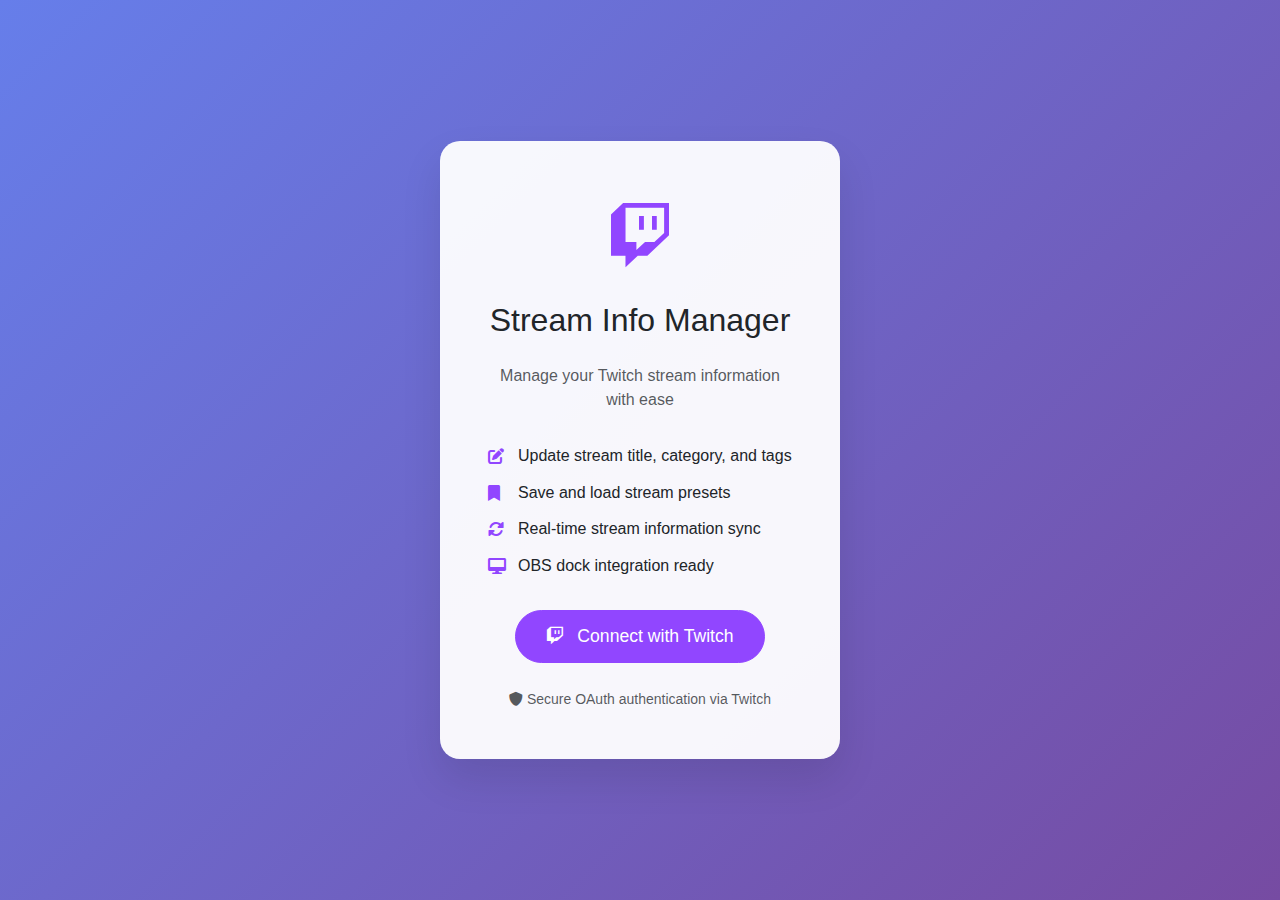
<file: templates/auth.html>
<!DOCTYPE html>
<html lang="en">
<head>
    <meta charset="UTF-8">
    <meta name="viewport" content="width=device-width, initial-scale=1.0">
    <title>Stream Info Manager - Login</title>
    <link href="https://cdn.jsdelivr.net/npm/bootstrap@5.1.3/dist/css/bootstrap.min.css" rel="stylesheet">
    <link href="https://cdnjs.cloudflare.com/ajax/libs/font-awesome/6.0.0/css/all.min.css" rel="stylesheet">
    <style>
        body {
            background: linear-gradient(135deg, #667eea 0%, #764ba2 100%);
            min-height: 100vh;
            display: flex;
            align-items: center;
            justify-content: center;
            font-family: 'Segoe UI', Tahoma, Geneva, Verdana, sans-serif;
        }
        .auth-container {
            background: rgba(255, 255, 255, 0.95);
            border-radius: 20px;
            padding: 3rem;
            box-shadow: 0 20px 40px rgba(0, 0, 0, 0.1);
            text-align: center;
            max-width: 400px;
            width: 100%;
        }
        .twitch-logo {
            color: #9146ff;
            font-size: 4rem;
            margin-bottom: 1rem;
        }
        .btn-twitch {
            background-color: #9146ff;
            border-color: #9146ff;
            color: white;
            padding: 12px 30px;
            font-size: 1.1rem;
            border-radius: 50px;
            transition: all 0.3s ease;
        }
        .btn-twitch:hover {
            background-color: #7c3aed;
            border-color: #7c3aed;
            color: white;
            transform: translateY(-2px);
            box-shadow: 0 10px 20px rgba(145, 70, 255, 0.3);
        }
        .feature-list {
            text-align: left;
            margin: 2rem 0;
        }
        .feature-item {
            margin-bottom: 0.8rem;
            display: flex;
            align-items: center;
        }
        .feature-icon {
            color: #9146ff;
            margin-right: 10px;
            width: 20px;
        }
    </style>
</head>
<body>
    <div class="auth-container">
        <div class="twitch-logo">
            <i class="fab fa-twitch"></i>
        </div>
        <h2 class="mb-4">Stream Info Manager</h2>
        <p class="text-muted mb-4">Manage your Twitch stream information with ease</p>
        
        <div class="feature-list">
            <div class="feature-item">
                <i class="fas fa-edit feature-icon"></i>
                <span>Update stream title, category, and tags</span>
            </div>
            <div class="feature-item">
                <i class="fas fa-bookmark feature-icon"></i>
                <span>Save and load stream presets</span>
            </div>
            <div class="feature-item">
                <i class="fas fa-sync-alt feature-icon"></i>
                <span>Real-time stream information sync</span>
            </div>
            <div class="feature-item">
                <i class="fas fa-desktop feature-icon"></i>
                <span>OBS dock integration ready</span>
            </div>
        </div>
        
        <a href="{{ auth_url }}" class="btn btn-twitch btn-lg">
            <i class="fab fa-twitch me-2"></i>
            Connect with Twitch
        </a>
        
        <div class="mt-4">
            <small class="text-muted">
                <i class="fas fa-shield-alt"></i>
                Secure OAuth authentication via Twitch
            </small>
        </div>
    </div>

    <script src="https://cdn.jsdelivr.net/npm/bootstrap@5.1.3/dist/js/bootstrap.bundle.min.js"></script>
</body>
</html>
</file>
